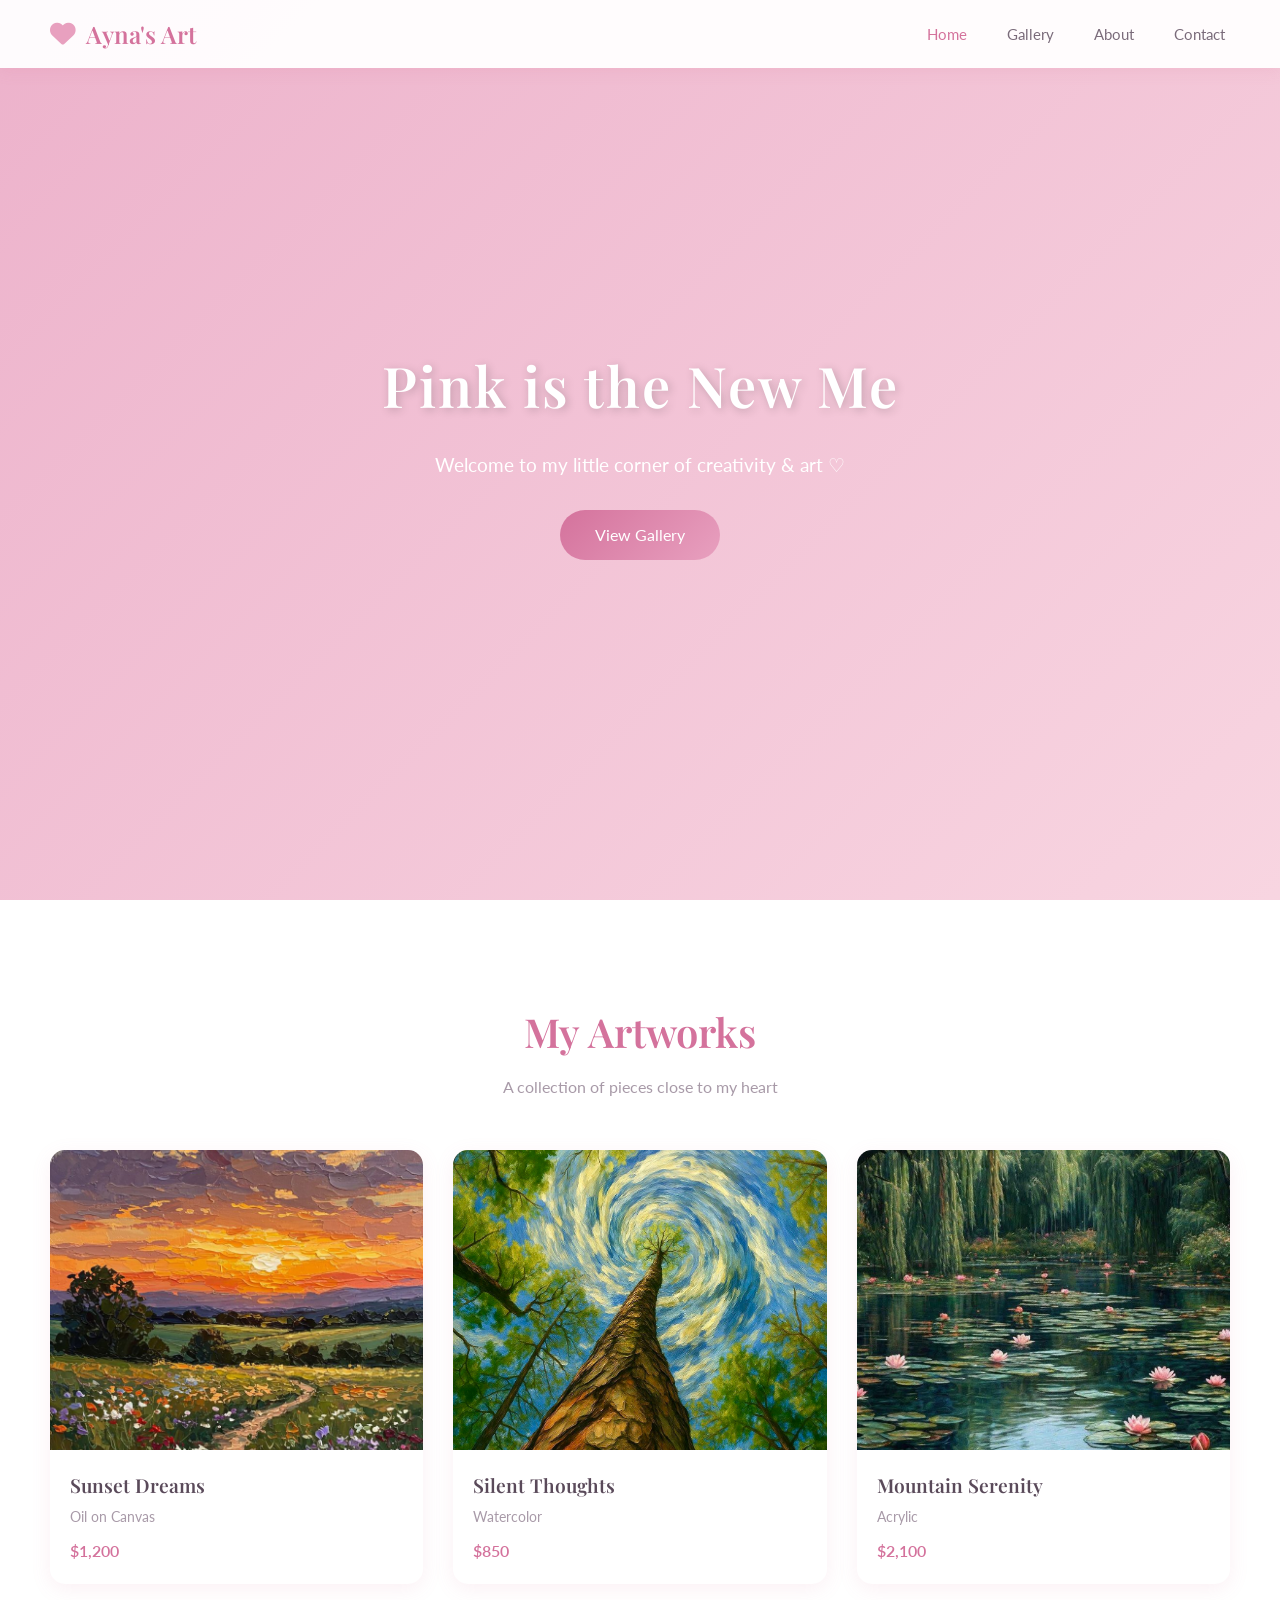
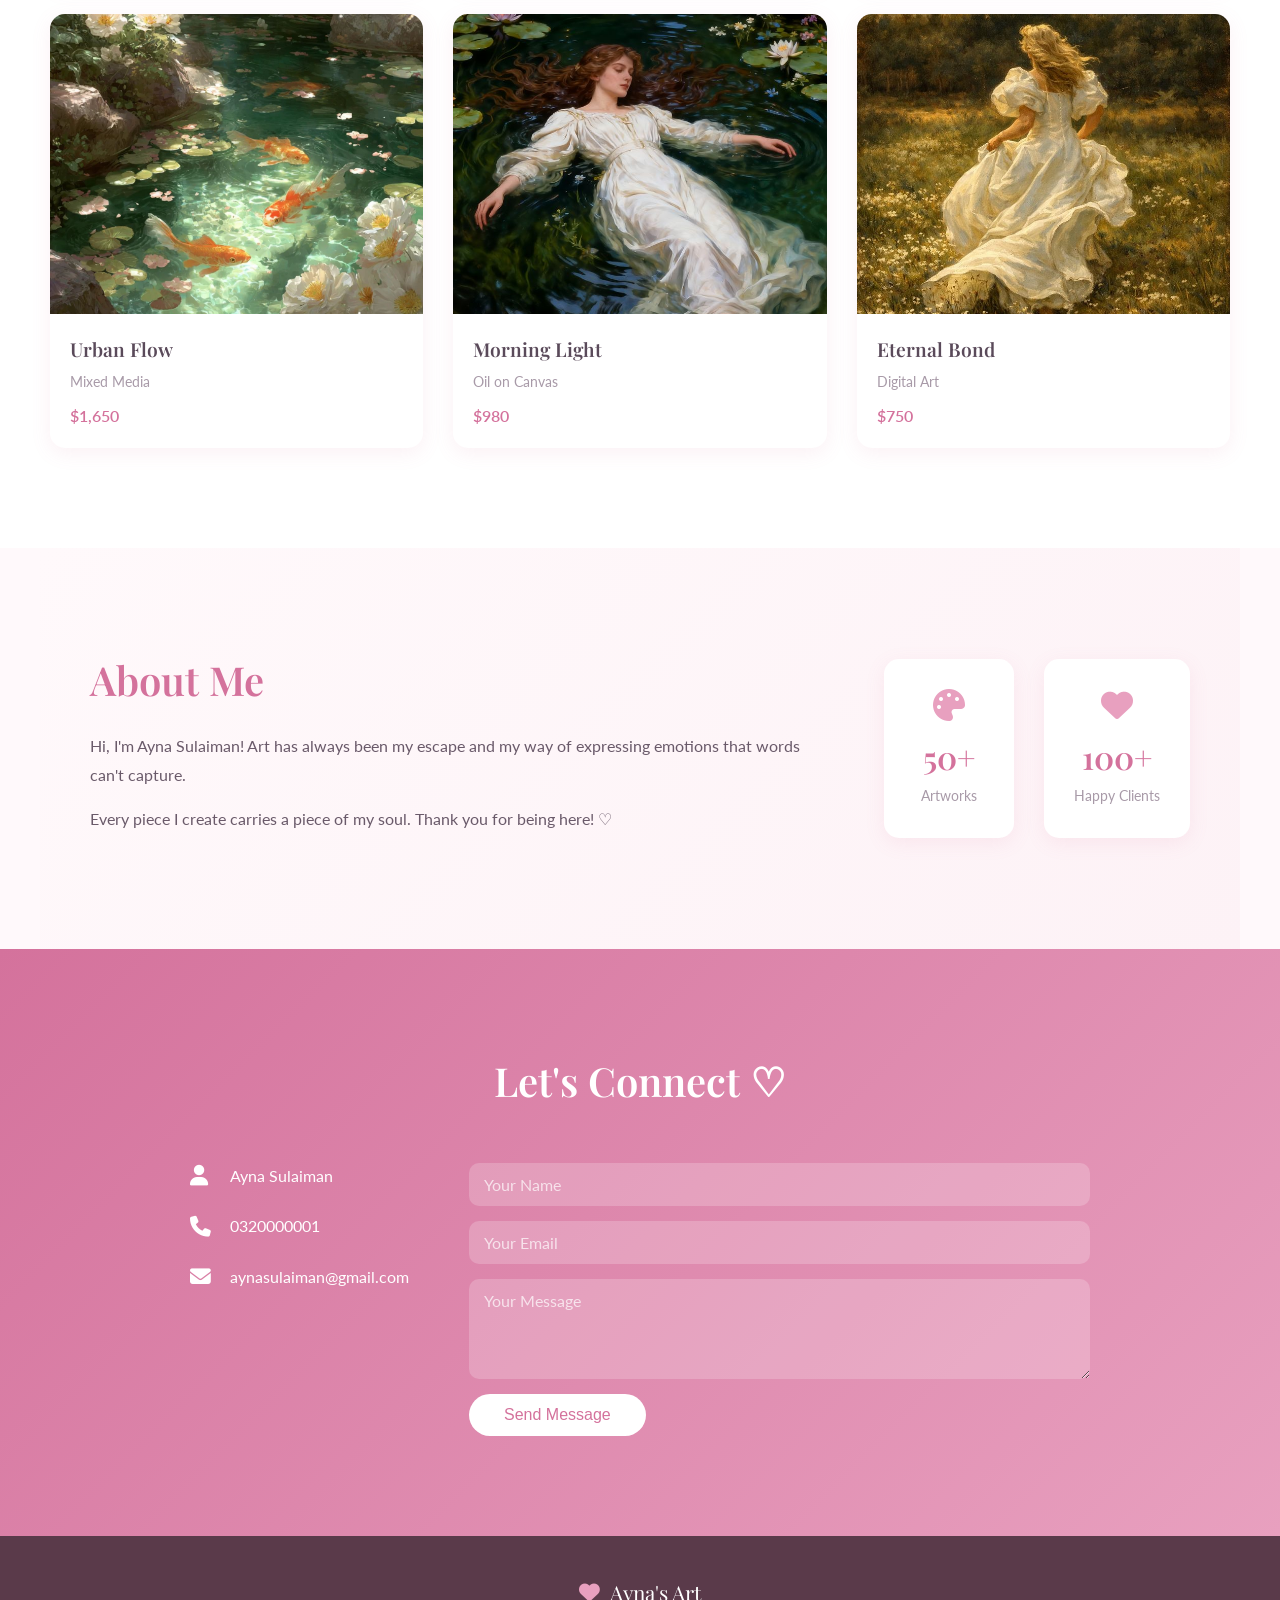
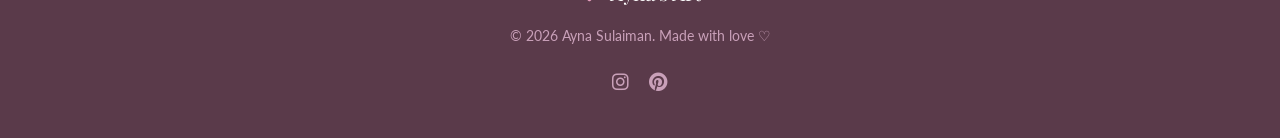
<file: manual-gallery/index.html>
<!DOCTYPE html>
<html lang="en">
<head>
    <meta charset="UTF-8">
    <meta name="viewport" content="width=device-width, initial-scale=1.0">
    <title>Ayna's Art Gallery</title>
    
    <!-- css -->
    <link rel="stylesheet" href="styles.css">
    
    <!-- fonts -->
    <link href="https://fonts.googleapis.com/css2?family=Playfair+Display:wght@400;600&family=Lato:wght@300;400&display=swap" rel="stylesheet">
    
    <!-- icons -->
    <link rel="stylesheet" href="https://cdnjs.cloudflare.com/ajax/libs/font-awesome/6.4.0/css/all.min.css">
</head>
<body>
    <!-- header -->
    <header id="main-header">
        <div class="logo">
            <i class="fa-solid fa-heart"></i>
            <span>Ayna's Art</span>
        </div>
        
        <!-- nav -->
        <nav class="navbar">
            <ul class="nav-links">
                <li><a href="#home" class="nav-link active">Home</a></li>
                <li><a href="#gallery" class="nav-link">Gallery</a></li>
                <li><a href="#about" class="nav-link">About</a></li>
                <li><a href="#contact" class="nav-link">Contact</a></li>
            </ul>
        </nav>
    </header>

    <!-- main stuff -->
    <main>
        <!-- hero banner -->
        <section id="home" class="hero">
            <div class="hero-content">
                <h1>Pink is the New Me</h1>
                <p>Welcome to my little corner of creativity & art ♡</p>
                <a href="#gallery" class="btn">View Gallery</a>
            </div>
        </section>

        <!-- gallery -->
        <section id="gallery" class="gallery-section">
            <h2>My Artworks</h2>
            <p class="section-desc">A collection of pieces close to my heart</p>
            
            <div class="gallery-grid">
                <article class="artwork-card">
                    <figure class="artwork-image">
                        <img src="1.jpg" alt="Abstract painting">
                        <figcaption class="artwork-overlay">
                            <span class="view-btn"><i class="fa-solid fa-eye"></i></span>
                        </figcaption>
                    </figure>
                    <div class="artwork-info">
                        <h3>Sunset Dreams</h3>
                        <p>Oil on Canvas</p>
                        <span class="price">$1,200</span>
                    </div>
                </article>

                <article class="artwork-card">
                    <figure class="artwork-image">
                        <img src="2.jpg" alt="Portrait painting">
                        <figcaption class="artwork-overlay">
                            <span class="view-btn"><i class="fa-solid fa-eye"></i></span>
                        </figcaption>
                    </figure>
                    <div class="artwork-info">
                        <h3>Silent Thoughts</h3>
                        <p>Watercolor</p>
                        <span class="price">$850</span>
                    </div>
                </article>

                <article class="artwork-card">
                    <figure class="artwork-image">
                        <img src="3.jpg" alt="Landscape painting">
                        <figcaption class="artwork-overlay">
                            <span class="view-btn"><i class="fa-solid fa-eye"></i></span>
                        </figcaption>
                    </figure>
                    <div class="artwork-info">
                        <h3>Mountain Serenity</h3>
                        <p>Acrylic</p>
                        <span class="price">$2,100</span>
                    </div>
                </article>

                <article class="artwork-card">
                    <figure class="artwork-image">
                        <img src="4.jpg" alt="Modern art piece">
                        <figcaption class="artwork-overlay">
                            <span class="view-btn"><i class="fa-solid fa-eye"></i></span>
                        </figcaption>
                    </figure>
                    <div class="artwork-info">
                        <h3>Urban Flow</h3>
                        <p>Mixed Media</p>
                        <span class="price">$1,650</span>
                    </div>
                </article>

                <article class="artwork-card">
                    <figure class="artwork-image">
                        <img src="5.jpg" alt="Still life painting">
                        <figcaption class="artwork-overlay">
                            <span class="view-btn"><i class="fa-solid fa-eye"></i></span>
                        </figcaption>
                    </figure>
                    <div class="artwork-info">
                        <h3>Morning Light</h3>
                        <p>Oil on Canvas</p>
                        <span class="price">$980</span>
                    </div>
                </article>

                <article class="artwork-card">
                    <figure class="artwork-image">
                        <img src="6.jpg" alt="Abstract sculpture">
                        <figcaption class="artwork-overlay">
                            <span class="view-btn"><i class="fa-solid fa-eye"></i></span>
                        </figcaption>
                    </figure>
                    <div class="artwork-info">
                        <h3>Eternal Bond</h3>
                        <p>Digital Art</p>
                        <span class="price">$750</span>
                    </div>
                </article>
            </div>
        </section>

        <!-- about -->
        <section id="about" class="about-section">
            <div class="about-content">
                <h2>About Me</h2>
                <p>Hi, I'm Ayna Sulaiman! Art has always been my escape and my way of expressing emotions that words can't capture.</p>
                <p>Every piece I create carries a piece of my soul. Thank you for being here! ♡</p>
            </div>
            <aside class="about-stats">
                <div class="stat">
                    <i class="fa-solid fa-palette"></i>
                    <span class="stat-number">50+</span>
                    <span>Artworks</span>
                </div>
                <div class="stat">
                    <i class="fa-solid fa-heart"></i>
                    <span class="stat-number">100+</span>
                    <span>Happy Clients</span>
                </div>
            </aside>
        </section>

        <!-- contact -->
        <section id="contact" class="contact-section">
            <h2>Let's Connect ♡</h2>
            <div class="contact-wrapper">
                <div class="contact-info">
                    <div class="info-item">
                        <i class="fa-solid fa-user"></i>
                        <p>Ayna Sulaiman</p>
                    </div>
                    <div class="info-item">
                        <i class="fa-solid fa-phone"></i>
                        <p>0320000001</p>
                    </div>
                    <div class="info-item">
                        <i class="fa-solid fa-envelope"></i>
                        <p>aynasulaiman@gmail.com</p>
                    </div>
                </div>
                <form class="contact-form">
                    <input type="text" placeholder="Your Name" required>
                    <input type="email" placeholder="Your Email" required>
                    <textarea placeholder="Your Message" rows="4" required></textarea>
                    <button type="submit" class="btn">Send Message</button>
                </form>
            </div>
        </section>
    </main>

    <!-- footer -->
    <footer>
        <div class="footer-content">
            <div class="footer-brand">
                <i class="fa-solid fa-heart"></i>
                <span>Ayna's Art</span>
            </div>
            <p>&copy; 2026 Ayna Sulaiman. Made with love ♡</p>
            <div class="footer-social">
                <a href="#"><i class="fa-brands fa-instagram"></i></a>
                <a href="#"><i class="fa-brands fa-pinterest"></i></a>
            </div>
        </div>
    </footer>
</body>
</html>
</file>
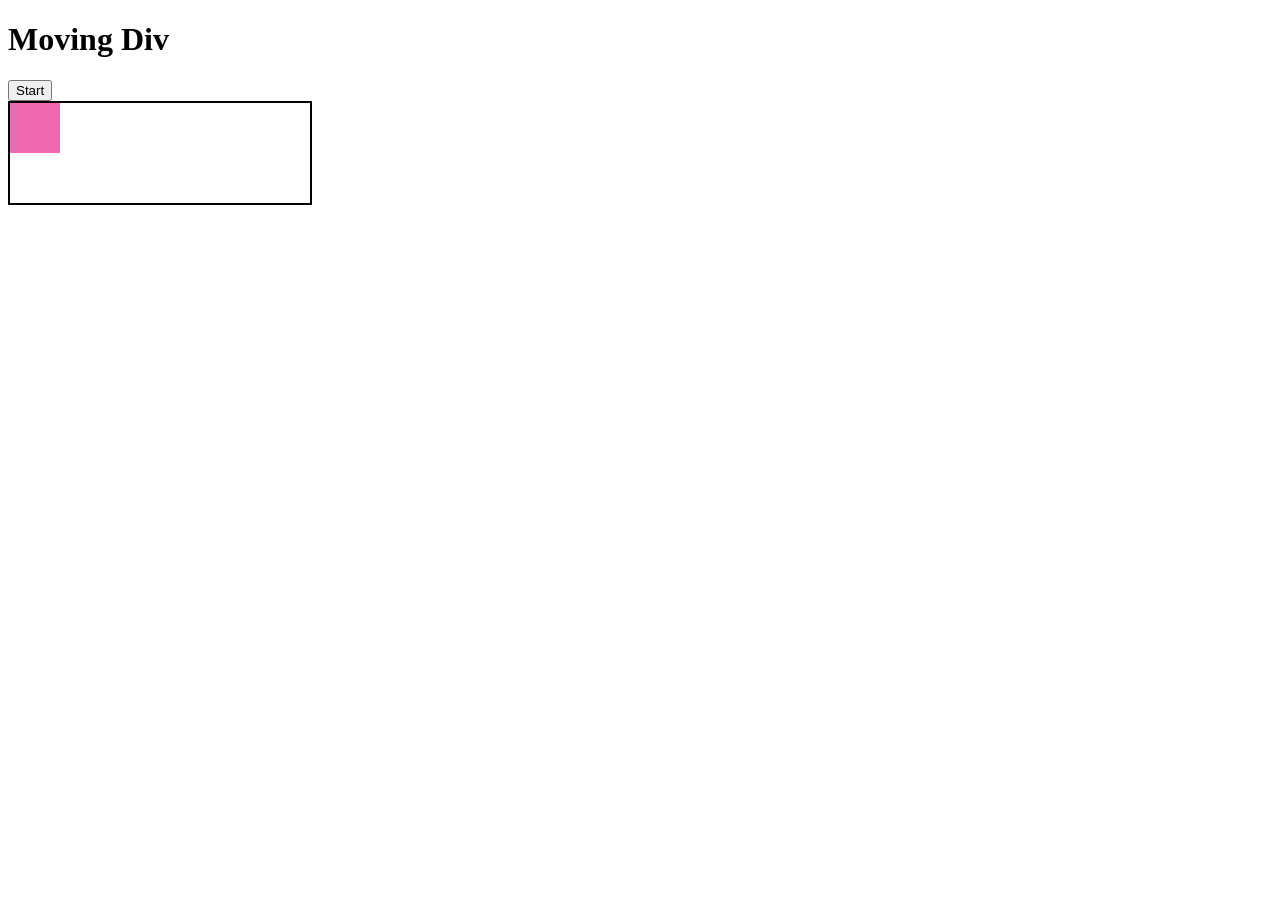
<file: Activity1/moving-div.html>
<!DOCTYPE html>
<html>
<body>
    <h1>Moving Div</h1>
    
    <button type="button" onclick="move()">Start</button>
    
    <div id="outer" style="width:300px; height:100px; border:2px solid black; position:relative;">
        <div id="inner" style="width:50px; height:50px; background:rgb(238, 104, 178); position:absolute; left:0px;"></div>
    </div>
    
    <script>
        var pos = 0; // Initial position
        
        function move() {
            setInterval(function() {
                if (pos < 250) {
                    pos++;
                    document.getElementById('inner').style.left = pos + 'px';
                }
            }, 10);
        }
    </script>
</body>
</html>
</file>
<file: manual-gallery/styles.css>
/* Ayna's Pink Art Gallery */
/* made by ayna sulaiman */

* {
    margin: 0;
    padding: 0;
    box-sizing: border-box;
}

html {
    scroll-behavior: smooth;
}

body {
    font-family: 'Lato', sans-serif;
    line-height: 1.6;
    color: #4a3f4a;
    background: #fff9fb;
}

h1, h2, h3 {
    font-family: 'Playfair Display', serif;
    font-weight: 600;
}

img {
    max-width: 100%;
    height: auto;
    display: block;
}

a {
    text-decoration: none;
    color: inherit;
}

ul {
    list-style: none;
}

/* header */
#main-header {
    position: fixed;
    top: 0;
    left: 0;
    right: 0;
    display: flex;
    justify-content: space-between;
    align-items: center;
    padding: 15px 50px;
    background: rgba(255, 255, 255, 0.95);
    box-shadow: 0 2px 15px rgba(219, 112, 147, 0.15);
    z-index: 1000;
}

.logo {
    display: flex;
    align-items: center;
    gap: 10px;
    font-family: 'Playfair Display', serif;
    font-size: 1.5rem;
    font-weight: 600;
    color: #d4729c;
}

.logo i {
    color: #e8a0bf;
    font-size: 1.6rem;
}

/* nav */
.nav-links {
    display: flex;
    gap: 30px;
}

.nav-link {
    font-size: 0.95rem;
    color: #7a6b7a;
    padding: 8px 5px;
    position: relative;
    transition: color 0.3s ease;
}

.nav-link:hover,
.nav-link.active {
    color: #d4729c;
}

.nav-link::after {
    content: '';
    position: absolute;
    bottom: 0;
    left: 0;
    width: 0;
    height: 2px;
    background: linear-gradient(90deg, #e8a0bf, #f5c6d6);
    transition: width 0.3s ease;
}

.nav-link:hover::after {
    width: 100%;
}

/* hero */
.hero {
    height: 100vh;
    display: flex;
    align-items: center;
    justify-content: center;
    text-align: center;
    background: linear-gradient(135deg, rgba(232, 160, 191, 0.8), rgba(245, 198, 214, 0.7)),
                url('https://images.unsplash.com/photo-1579783902614-a3fb3927b6a5?w=1920') center/cover;
    color: #fff;
}

.hero-content h1 {
    font-size: 3.5rem;
    margin-bottom: 20px;
    letter-spacing: 2px;
    text-shadow: 2px 2px 10px rgba(0, 0, 0, 0.2);
    animation: fadeInUp 1s ease;
}

.hero-content p {
    font-size: 1.2rem;
    margin-bottom: 30px;
    animation: fadeInUp 1s ease 0.2s both;
}

.btn {
    display: inline-block;
    padding: 12px 35px;
    background: linear-gradient(135deg, #d4729c, #e8a0bf);
    color: #fff;
    font-size: 1rem;
    border: none;
    border-radius: 25px;
    cursor: pointer;
    transition: all 0.3s ease;
    animation: fadeInUp 1s ease 0.4s both;
}

.btn:hover {
    transform: translateY(-3px);
    box-shadow: 0 8px 25px rgba(212, 114, 156, 0.4);
}

/* gallery */
.gallery-section {
    padding: 100px 50px;
    text-align: center;
    background: #fff;
}

.gallery-section h2 {
    font-size: 2.5rem;
    color: #d4729c;
    margin-bottom: 10px;
}

.section-desc {
    color: #a89aa8;
    margin-bottom: 50px;
}

.gallery-grid {
    display: grid;
    grid-template-columns: repeat(3, 1fr);
    gap: 30px;
    max-width: 1200px;
    margin: 0 auto;
}

.artwork-card {
    background: #fff;
    border-radius: 15px;
    overflow: hidden;
    box-shadow: 0 5px 20px rgba(219, 112, 147, 0.1);
    transition: transform 0.4s ease, box-shadow 0.4s ease;
}

.artwork-card:hover {
    transform: translateY(-10px);
    box-shadow: 0 15px 40px rgba(219, 112, 147, 0.2);
}

.artwork-image {
    position: relative;
    overflow: hidden;
}

.artwork-image img {
    width: 100%;
    height: 300px;
    object-fit: cover;
    transition: transform 0.5s ease;
}

.artwork-card:hover .artwork-image img {
    transform: scale(1.1);
}

.artwork-overlay {
    position: absolute;
    inset: 0;
    background: rgba(212, 114, 156, 0.6);
    display: flex;
    align-items: center;
    justify-content: center;
    opacity: 0;
    transition: opacity 0.4s ease;
}

.artwork-card:hover .artwork-overlay {
    opacity: 1;
}

.view-btn {
    width: 50px;
    height: 50px;
    border-radius: 50%;
    background: #fff;
    color: #d4729c;
    display: flex;
    align-items: center;
    justify-content: center;
    font-size: 1.2rem;
    transform: scale(0);
    transition: transform 0.3s ease;
}

.artwork-card:hover .view-btn {
    transform: scale(1);
}

.artwork-info {
    padding: 20px;
    text-align: left;
}

.artwork-info h3 {
    font-size: 1.2rem;
    color: #5a4a5a;
    margin-bottom: 5px;
}

.artwork-info p {
    color: #a89aa8;
    font-size: 0.9rem;
}

.price {
    display: inline-block;
    margin-top: 10px;
    font-weight: 600;
    color: #d4729c;
}

/* about */
.about-section {
    display: flex;
    align-items: center;
    padding: 100px 50px;
    background: linear-gradient(135deg, #fff9fb, #fdf2f6);
    gap: 60px;
    max-width: 1200px;
    margin: 0 auto;
}

.about-content {
    flex: 1;
}

.about-content h2 {
    font-size: 2.5rem;
    color: #d4729c;
    margin-bottom: 20px;
}

.about-content p {
    color: #6a5a6a;
    margin-bottom: 15px;
    line-height: 1.8;
}

.about-stats {
    display: flex;
    gap: 30px;
}

.stat {
    text-align: center;
    padding: 30px;
    background: #fff;
    border-radius: 15px;
    min-width: 130px;
    box-shadow: 0 5px 20px rgba(219, 112, 147, 0.1);
}

.stat i {
    font-size: 2rem;
    color: #e8a0bf;
    margin-bottom: 10px;
}

.stat-number {
    display: block;
    font-size: 2rem;
    font-weight: 600;
    color: #d4729c;
    font-family: 'Playfair Display', serif;
}

.stat span:last-child {
    color: #a89aa8;
    font-size: 0.9rem;
}

/* contact */
.contact-section {
    padding: 100px 50px;
    background: linear-gradient(135deg, #d4729c, #e8a0bf);
    color: #fff;
    text-align: center;
}

.contact-section h2 {
    font-size: 2.5rem;
    margin-bottom: 50px;
}

.contact-wrapper {
    display: flex;
    justify-content: center;
    gap: 60px;
    max-width: 900px;
    margin: 0 auto;
    text-align: left;
}

.info-item {
    display: flex;
    align-items: center;
    gap: 15px;
    margin-bottom: 25px;
}

.info-item i {
    font-size: 1.3rem;
    color: #fff;
    width: 25px;
}

.contact-form {
    flex: 1;
    display: flex;
    flex-direction: column;
    gap: 15px;
}

.contact-form input,
.contact-form textarea {
    padding: 12px 15px;
    border: none;
    border-radius: 10px;
    font-family: 'Lato', sans-serif;
    font-size: 1rem;
    background: rgba(255, 255, 255, 0.2);
    color: #fff;
    transition: background 0.3s ease;
}

.contact-form input:focus,
.contact-form textarea:focus {
    outline: none;
    background: rgba(255, 255, 255, 0.3);
}

.contact-form input::placeholder,
.contact-form textarea::placeholder {
    color: rgba(255, 255, 255, 0.7);
}

.contact-form .btn {
    align-self: flex-start;
    background: #fff;
    color: #d4729c;
}

.contact-form .btn:hover {
    box-shadow: 0 8px 25px rgba(0, 0, 0, 0.2);
}

/* footer */
footer {
    background: #5a3a4a;
    padding: 40px 50px;
    text-align: center;
}

.footer-brand {
    display: flex;
    align-items: center;
    justify-content: center;
    gap: 10px;
    font-family: 'Playfair Display', serif;
    font-size: 1.3rem;
    color: #fff;
    margin-bottom: 15px;
}

.footer-brand i {
    color: #e8a0bf;
}

footer p {
    color: #c9a0b9;
    font-size: 0.9rem;
    margin-bottom: 20px;
}

.footer-social {
    display: flex;
    justify-content: center;
    gap: 20px;
}

.footer-social a {
    color: #c9a0b9;
    font-size: 1.2rem;
    transition: color 0.3s ease, transform 0.3s ease;
}

.footer-social a:hover {
    color: #e8a0bf;
    transform: translateY(-3px);
}

/* animations */
@keyframes fadeInUp {
    from {
        opacity: 0;
        transform: translateY(30px);
    }
    to {
        opacity: 1;
        transform: translateY(0);
    }
}

/* responsive */
@media screen and (max-width: 992px) {
    .gallery-grid {
        grid-template-columns: repeat(2, 1fr);
    }
    
    .about-section {
        flex-direction: column;
        text-align: center;
    }
    
    .contact-wrapper {
        flex-direction: column;
        text-align: center;
    }
    
    .contact-info {
        display: flex;
        flex-direction: column;
        align-items: center;
    }
}

@media screen and (max-width: 768px) {
    #main-header {
        padding: 15px 20px;
        flex-direction: column;
        gap: 15px;
    }
    
    .nav-links {
        gap: 15px;
        flex-wrap: wrap;
        justify-content: center;
    }
    
    .hero-content h1 {
        font-size: 2.2rem;
    }
    
    .gallery-section,
    .about-section,
    .contact-section {
        padding: 60px 20px;
    }
    
    .gallery-grid {
        grid-template-columns: 1fr;
    }
    
    .about-stats {
        flex-direction: column;
        align-items: center;
    }
}

@media screen and (max-width: 480px) {
    .hero-content h1 {
        font-size: 1.8rem;
    }
    
    .btn {
        padding: 10px 25px;
    }
}
</file>
